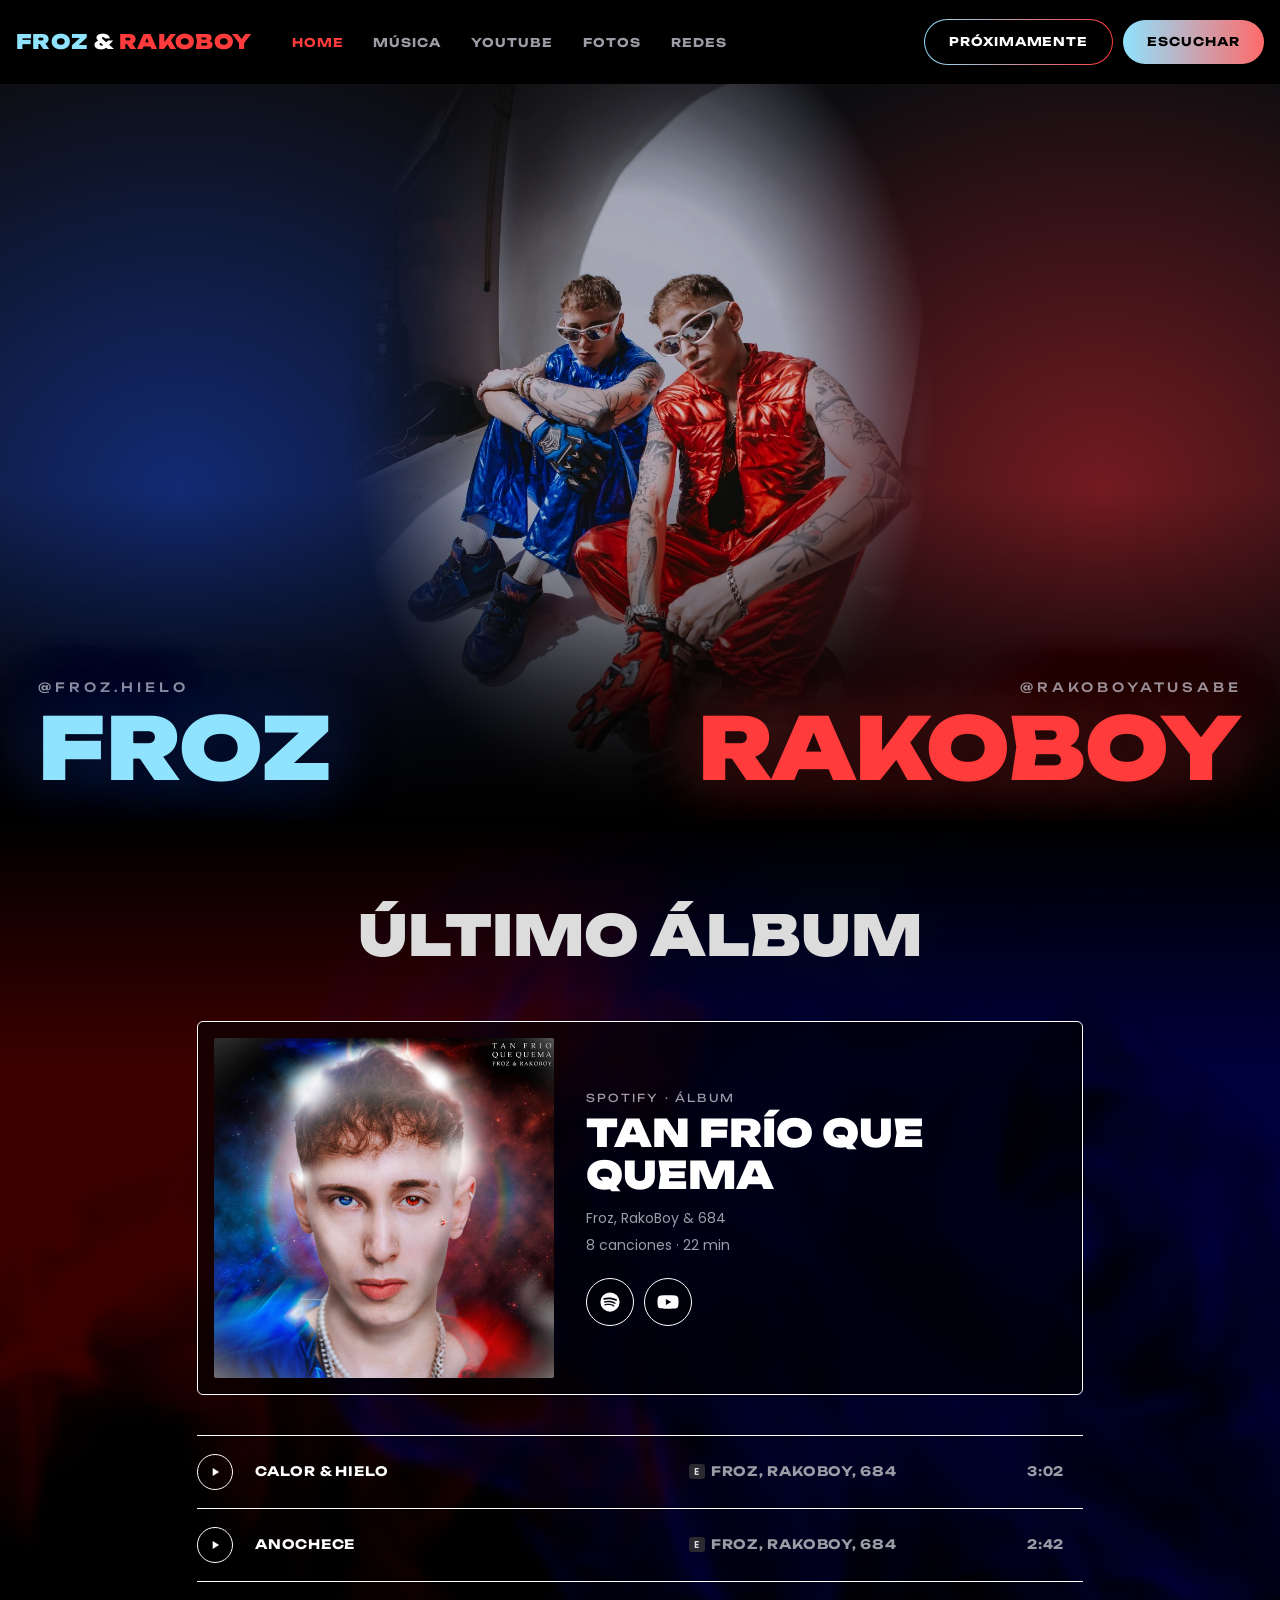
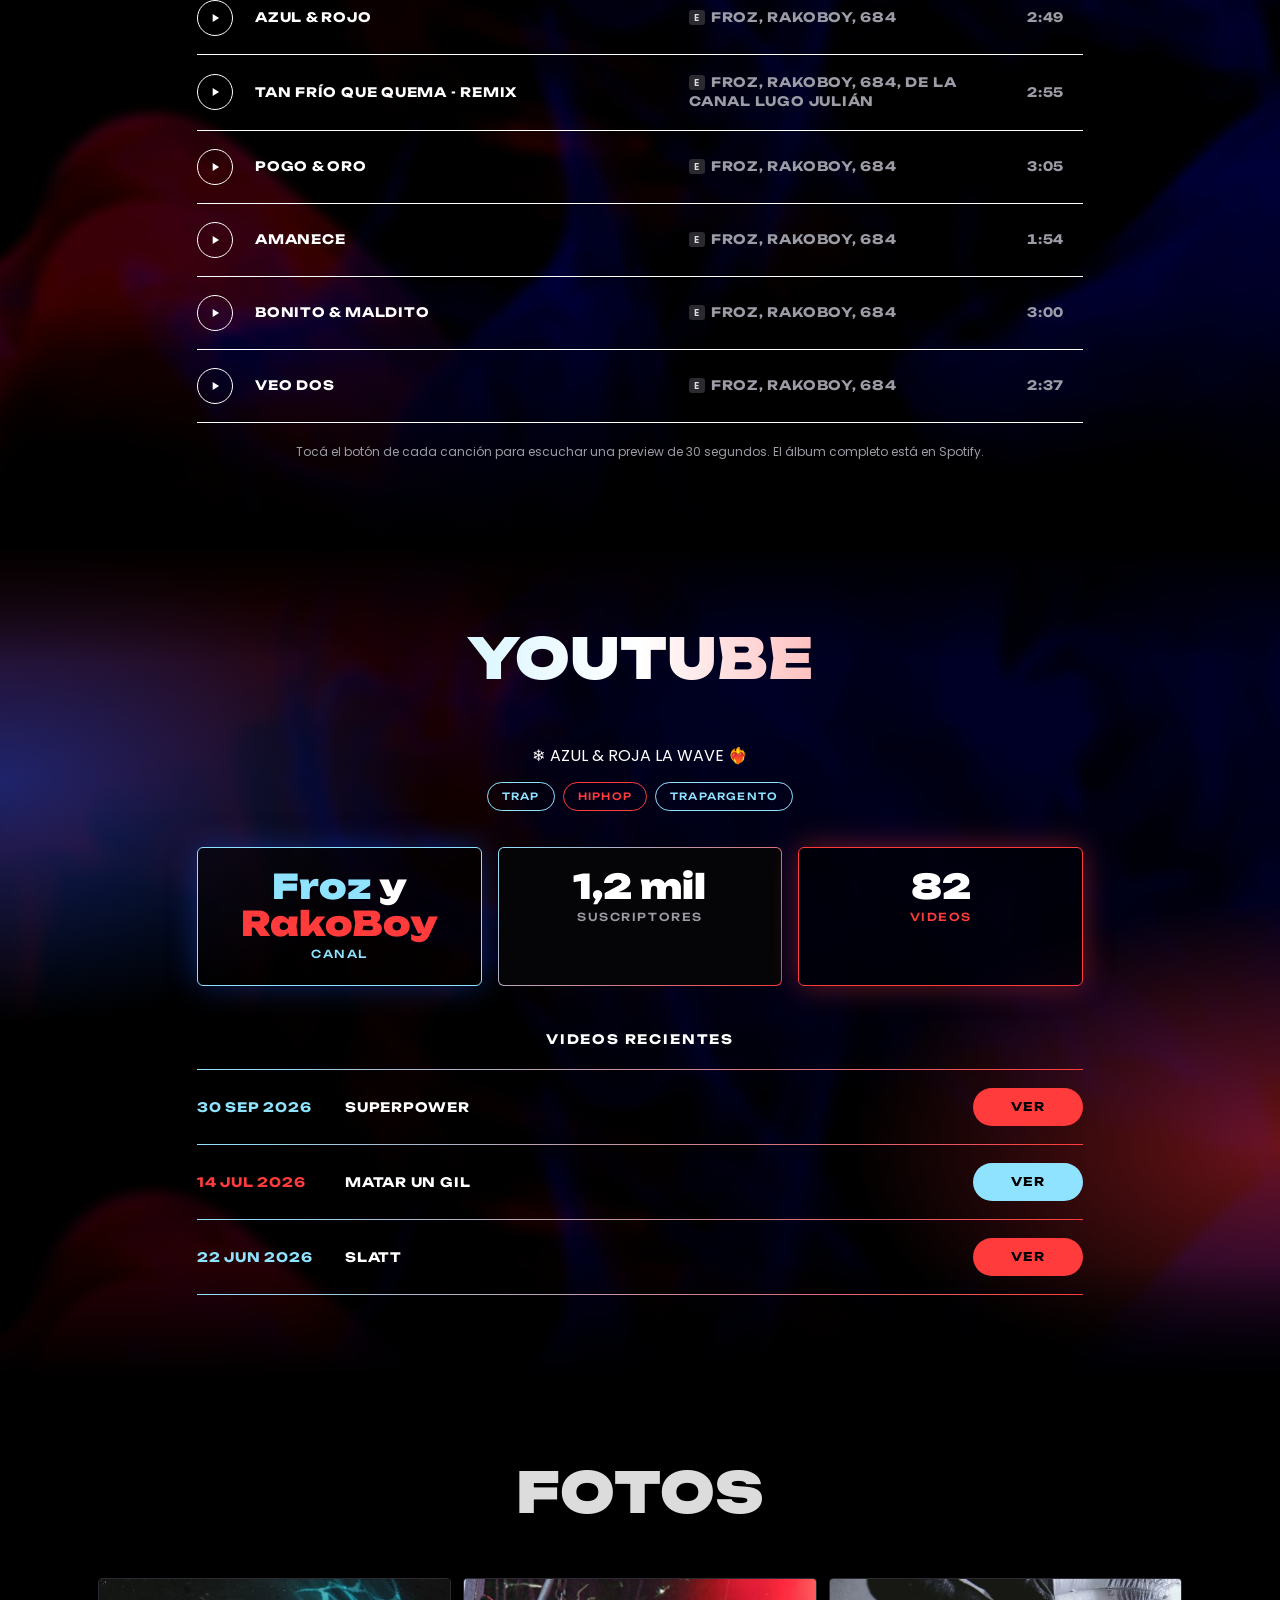
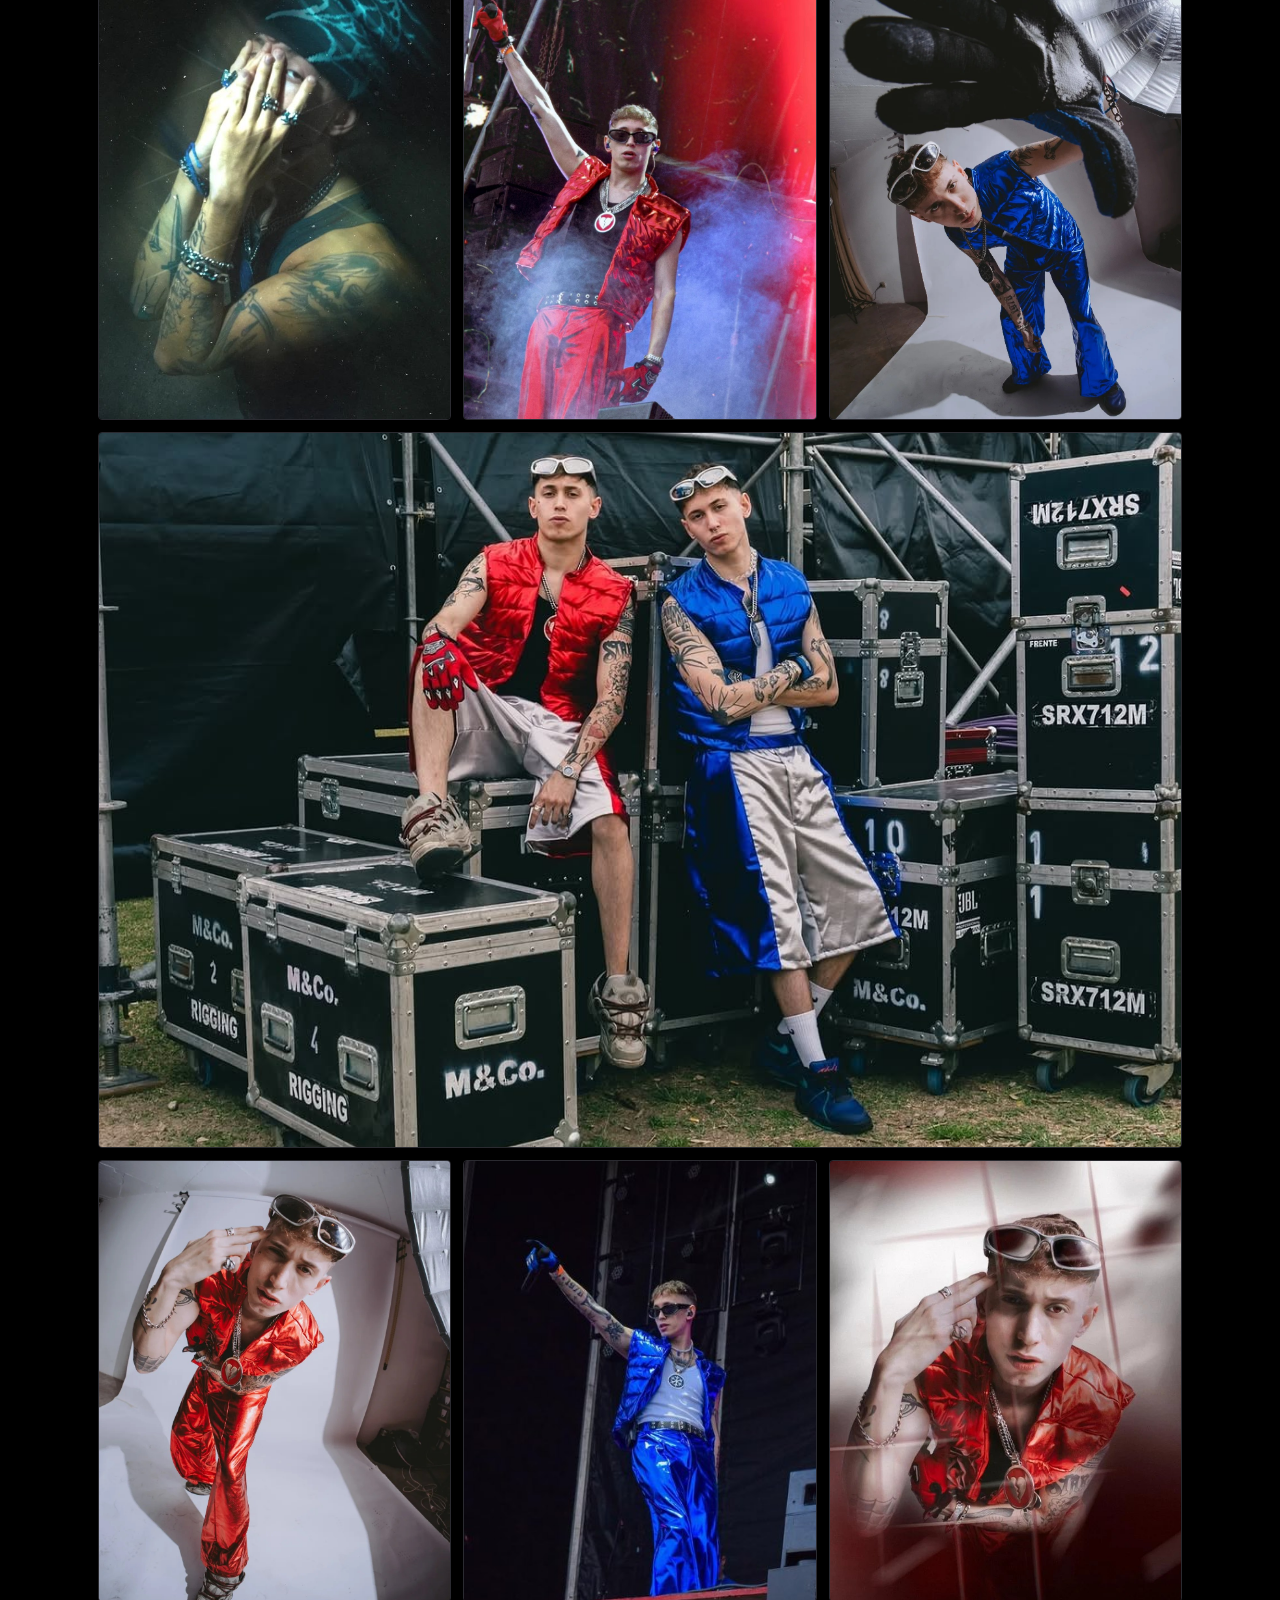
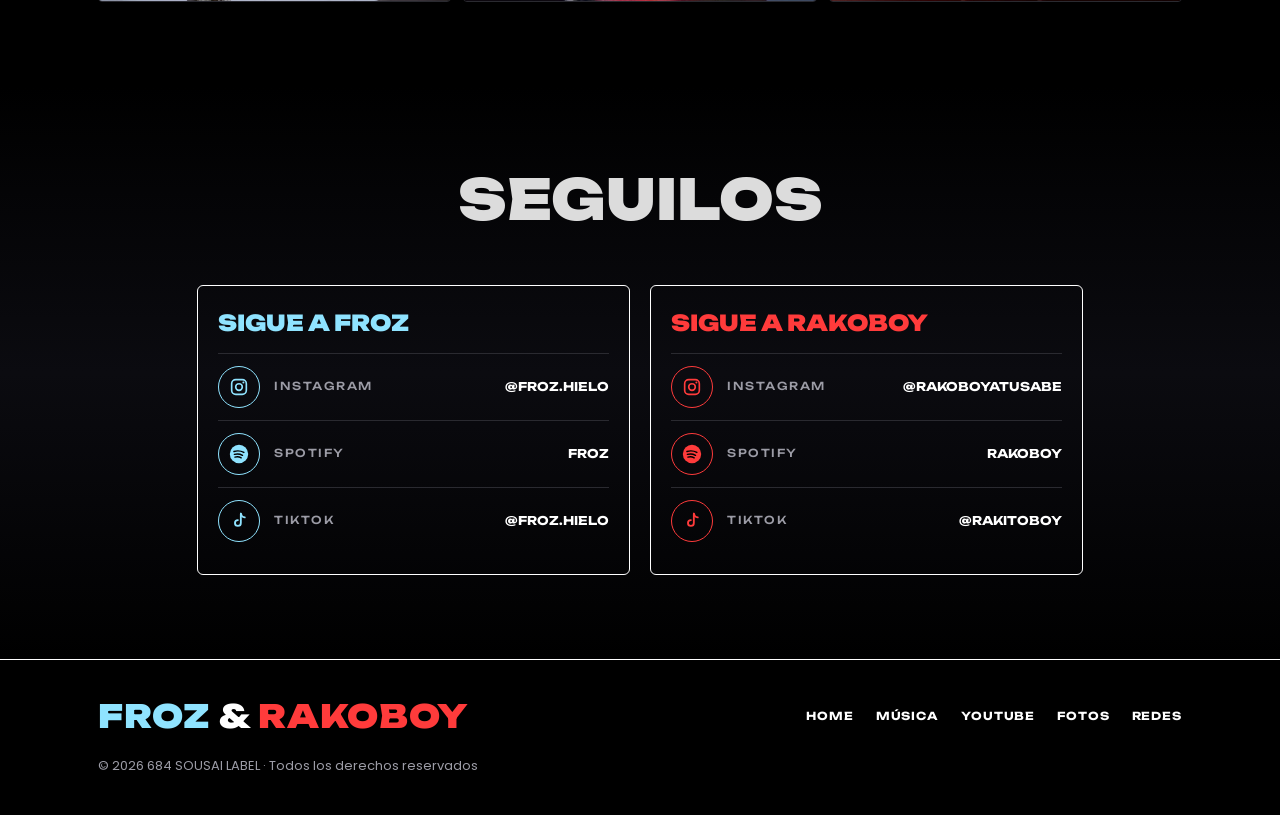
<file: index.html>
<!doctype html>
<html lang="es">
<head>
<meta charset="utf-8">
<meta name="viewport" content="width=device-width,initial-scale=1,viewport-fit=cover">
<title>Froz y Rako</title>
<meta name="claude:viewport-fit-sides" content="cover">
<link rel="stylesheet" href="https://fonts.googleapis.com/css2?family=Unbounded:wght@500;700;900&family=Poppins:wght@400;500;600&display=swap">
<style>
/* Layout: sitio negro estilo ysya: menú fijo con pill, hero con glow azul/rojo, secciones centradas con filas separadas por líneas y tarjetas con borde blanco. */
:root{
  color-scheme:dark;
  --bg:#000; --panel:#0c0c0f; --line:#ffffff; --line-soft:#2a2a30; --ink:#ffffff; --title:#dcdcdc; --muted:#9c9ca6;
  --rako:#ff3b3b; --rako-deep:#b3121f; --froz:#8fe3ff; --froz-deep:#1747d6;
  --f-wide:'Unbounded','Arial Black',Impact,sans-serif; --f-body:'Poppins',system-ui,sans-serif;
}
*{box-sizing:border-box}
html{scroll-behavior:smooth;scroll-padding-top:calc(84px + env(safe-area-inset-top,0px))}
body{margin:0;background:var(--bg);color:var(--ink);font-family:var(--f-body);font-size:15px;line-height:1.5}
a{color:inherit;text-decoration:none}
button{font:inherit;color:inherit;cursor:pointer}
:focus-visible{outline:2px solid var(--froz);outline-offset:3px}
.wrap{max-width:1116px;margin:0 auto;padding-left:max(16px,env(safe-area-inset-left,0px));padding-right:max(16px,env(safe-area-inset-right,0px))}
body::before{content:"";position:fixed;inset:0 0 auto;height:env(safe-area-inset-top,0px);z-index:60;background:var(--bg)}
.wide{font-family:var(--f-wide);text-transform:uppercase;letter-spacing:.03em}

/* menú */
nav{position:sticky;top:env(safe-area-inset-top,0px);z-index:50;background:rgba(0,0,0,.92);backdrop-filter:blur(8px)}
nav .wrap{display:flex;align-items:center;gap:28px;height:84px;max-width:none}
.logo{font-family:var(--f-wide);font-weight:900;font-size:20px;line-height:1;letter-spacing:.02em;white-space:nowrap}
.logo{color:var(--rako)}
.logo i{font-style:normal;color:var(--froz)}.logo b{font-weight:900;color:#fff}
nav ul{display:flex;gap:30px;list-style:none;margin:0 auto 0 12px;padding:0}
nav ul a{font-family:var(--f-wide);font-weight:700;font-size:12px;letter-spacing:.08em;text-transform:uppercase;color:var(--muted)}
nav ul a:hover{color:var(--ink)}
nav ul a.on{color:var(--rako)}
.pill{display:inline-block;padding:13px 24px;border-radius:999px;font-family:var(--f-wide);font-weight:700;font-size:12px;letter-spacing:.08em;text-transform:uppercase;color:#000;background:linear-gradient(90deg,var(--froz),#ff6a6a);white-space:nowrap;border:0}
.pill:hover{filter:brightness(1.12)}
.pill.red{background:var(--rako);color:#000}
.pill.ghost{background:transparent;border:1px solid var(--muted);color:var(--ink)}
.pill.ghost:hover{border-color:var(--ink)}

/* hero */
.hero{position:relative;overflow:hidden;min-height:clamp(540px,82vh,780px);display:grid;grid-template-columns:1fr 1fr;align-items:end;background:#0d0d10;isolation:isolate}
.hero::before{content:"";position:absolute;inset:0;z-index:-2;background:radial-gradient(55% 85% at 14% 55%,rgba(23,71,214,.5),transparent 72%),radial-gradient(55% 85% at 86% 55%,rgba(255,45,55,.42),transparent 72%)}
.hero::after{content:"";position:absolute;inset:auto 0 0;height:45%;z-index:-1;background:linear-gradient(transparent,#000)}
.hero .face{position:absolute;left:50%;top:0;height:100%;width:auto;max-width:none;transform:translateX(-50%) scaleX(-1);z-index:-1;filter:brightness(.82) contrast(1.05);-webkit-mask-image:radial-gradient(ellipse 50% 56% at 50% 44%,#000 52%,transparent 100%);mask-image:radial-gradient(ellipse 50% 56% at 50% 44%,#000 52%,transparent 100%)}
.hero h1{margin:0;font-family:var(--f-wide);font-weight:900;font-size:clamp(28px,6.7vw,96px);line-height:1;text-transform:uppercase;letter-spacing:-.01em;padding:0 max(16px,env(safe-area-inset-left,0px),3vw) 30px;min-width:0}
.hero h1 small{display:block;font-family:var(--f-wide);font-weight:500;font-size:clamp(9px,1vw,13px);letter-spacing:.3em;margin-bottom:12px;color:var(--muted)}
.hero .f{color:var(--froz);text-align:left;text-shadow:0 0 40px rgba(0,0,0,.85),0 0 60px rgba(23,71,214,.7)}
.hero .r{color:var(--rako);text-align:right;text-shadow:0 0 40px rgba(0,0,0,.85),0 0 60px rgba(255,59,59,.6)}

/* secciones */
section{padding-block:84px}
h2{font-family:var(--f-wide);font-weight:900;font-size:clamp(26px,5.4vw,56px);line-height:1.05;text-align:center;text-transform:uppercase;color:var(--title);margin:0 0 56px;overflow-wrap:anywhere}
.note{margin:20px 0 0;font-size:12px;color:var(--muted);text-align:center}

/* filas separadas por línea */
.rows{list-style:none;margin:0 auto;padding:0;max-width:886px}
.row{display:grid;gap:18px;align-items:center;padding:18px 0;border-bottom:1px solid var(--line);font-family:var(--f-wide);font-weight:700;font-size:13px;letter-spacing:.06em;text-transform:uppercase}
.row:first-child{border-top:1px solid var(--line)}
.row > *{min-width:0;overflow-wrap:anywhere}
.row .mut{color:var(--muted)}
.row.trk{grid-template-columns:40px minmax(0,1.3fr) minmax(0,1fr) 56px}
.row.vid{grid-template-columns:130px minmax(0,1fr) 110px}
.row.vid .pill{text-align:center;padding:10px 0}
.badge{display:inline-block;font-family:var(--f-body);font-size:10px;font-weight:600;background:#2a2a30;color:#ddd;border-radius:3px;padding:0 5px;margin-right:6px;vertical-align:1px}
.credit{font-family:var(--f-body);font-weight:400;font-size:12px;letter-spacing:0;text-transform:none;color:var(--muted);display:block;margin-top:2px}
.num{font-variant-numeric:tabular-nums}

/* música */
.music{position:relative;isolation:isolate;overflow:hidden;border-top:0}
.music::before{content:"";position:absolute;inset:-4%;z-index:-2;background:url(humo.png) center/cover no-repeat;filter:blur(3px) saturate(1.1);opacity:.5}
.music::after{content:"";position:absolute;inset:0;z-index:-1;background:linear-gradient(#000 0%,rgba(0,0,0,.55) 18%,rgba(0,0,0,.55) 82%,#000 100%)}
.album{display:grid;grid-template-columns:minmax(0,340px) minmax(0,1fr);gap:32px;align-items:center;border:1px solid var(--line);border-radius:6px;padding:16px;background:rgba(0,0,0,.55);backdrop-filter:blur(4px);max-width:886px;margin:0 auto 40px}
.album img{display:block;width:100%;aspect-ratio:1/1;object-fit:cover;border-radius:2px}
.album h3{font-family:var(--f-wide);font-weight:900;font-size:clamp(22px,3.6vw,38px);line-height:1.1;margin:0 0 12px;text-transform:uppercase;overflow-wrap:anywhere}
.album p{margin:0 0 6px;color:var(--muted);font-size:14px}
.circles{display:flex;gap:10px;margin-top:22px;flex-wrap:wrap}
.circle{width:48px;height:48px;border:1px solid var(--ink);border-radius:50%;display:grid;place-items:center;background:rgba(0,0,0,.3)}
.circle:hover{background:var(--ink);color:#000}
.circle svg{width:22px;height:22px;fill:currentColor}

/* youtube */
.ytinfo{display:grid;grid-template-columns:repeat(3,minmax(0,1fr));gap:16px;max-width:886px;margin:0 auto 48px}
.card{border:1px solid var(--line);border-radius:6px;padding:20px;text-align:center;min-width:0}
.card strong{display:block;font-family:var(--f-wide);font-weight:900;font-size:clamp(22px,3.2vw,34px);line-height:1.1}
.card span{font-family:var(--f-wide);font-weight:500;font-size:11px;letter-spacing:.14em;text-transform:uppercase;color:var(--muted)}
.chan{max-width:886px;margin:0 auto 20px;text-align:center}
.chan p{margin:0 0 14px;font-size:16px}
.tags{display:flex;gap:8px;flex-wrap:wrap;justify-content:center}
.tags span{font-family:var(--f-wide);font-weight:500;font-size:10px;letter-spacing:.12em;text-transform:uppercase;border:1px solid var(--line-soft);border-radius:999px;padding:6px 14px;color:var(--muted)}
.vhead{font-family:var(--f-wide);font-weight:700;font-size:13px;letter-spacing:.14em;text-transform:uppercase;color:var(--muted);text-align:center;margin:44px 0 20px}
.tabs{display:grid;grid-template-columns:repeat(3,minmax(0,1fr));gap:16px;max-width:886px;margin:44px auto 0}
.tabs a{display:grid;gap:6px;border:1px solid var(--line);border-radius:6px;padding:20px;text-align:center;min-width:0}
.tabs a:hover{border-color:var(--rako);background:#0c0c0f}
.tabs b{font-family:var(--f-wide);font-weight:900;font-size:18px;text-transform:uppercase}
.tabs small{color:var(--muted);font-size:12px}
.tabs em{font-style:normal;font-family:var(--f-wide);font-weight:700;font-size:10px;letter-spacing:.16em;text-transform:uppercase;color:var(--rako);margin-top:6px}

/* redes */
.redes{background:linear-gradient(#000,#0b0b10 50%,#000)}
.follows{display:grid;grid-template-columns:repeat(2,minmax(0,1fr));gap:20px;max-width:886px;margin:0 auto}
.fcard{border:1px solid var(--line);border-radius:6px;padding:20px;min-width:0}
.fcard h3{font-family:var(--f-wide);font-weight:900;font-size:22px;margin:0 0 14px;text-transform:uppercase}
.fcard.f h3{color:var(--froz)}.fcard.r h3{color:var(--rako)}
.flink{display:flex;justify-content:space-between;align-items:center;gap:12px;padding:15px 0;border-top:1px solid var(--line-soft)}
.flink span{font-family:var(--f-wide);font-weight:500;font-size:11px;letter-spacing:.14em;text-transform:uppercase;color:var(--muted)}
.flink b{font-family:var(--f-wide);font-weight:700;font-size:12px;text-transform:uppercase;overflow-wrap:anywhere;text-align:right}
.flink:hover b{color:var(--froz)}.fcard.r .flink:hover b{color:var(--rako)}

/* youtube en rojo y azul */
#youtube{position:relative;isolation:isolate;overflow:hidden}
#youtube::before{content:"";position:absolute;inset:0;z-index:-1;background:linear-gradient(#000 0%,transparent 14%,transparent 86%,#000 100%),radial-gradient(48% 42% at 0% 28%,rgba(23,71,214,.5),transparent 70%),radial-gradient(48% 42% at 100% 72%,rgba(255,45,55,.42),transparent 70%),linear-gradient(rgba(0,0,0,.62),rgba(0,0,0,.62))}
#youtube::after{content:"";position:absolute;inset:-4%;z-index:-2;background:url(humo.png) center/cover no-repeat;opacity:.4;filter:blur(4px) saturate(1.2)}
#youtube h2{background:linear-gradient(90deg,var(--froz),#fff 50%,var(--rako));-webkit-background-clip:text;background-clip:text;color:transparent;-webkit-text-fill-color:transparent}
.cf,.cr{font-style:normal}.cf{color:var(--froz)}.cr{color:var(--rako)}
.ytinfo .card{background:rgba(0,0,0,.55)}
.ytinfo .card:nth-child(1){border-color:var(--froz);box-shadow:0 0 30px rgba(23,71,214,.45)}
.ytinfo .card:nth-child(2){border:1px solid transparent;background:linear-gradient(#050507,#050507) padding-box,linear-gradient(135deg,var(--froz),var(--rako)) border-box}
.ytinfo .card:nth-child(3){border-color:var(--rako);box-shadow:0 0 30px rgba(255,59,59,.4)}
.ytinfo .card:nth-child(1) span{color:var(--froz)}.ytinfo .card:nth-child(3) span{color:var(--rako)}
.tags span:nth-child(odd){border-color:var(--froz);color:var(--froz)}
.tags span:nth-child(even){border-color:var(--rako);color:var(--rako)}
#youtube .row{border-image:linear-gradient(90deg,var(--froz),var(--rako)) 1}
#youtube .age{color:var(--froz)}
#youtube .row:nth-child(even) .age{color:var(--rako)}
#youtube .row:nth-child(even) .pill{background:var(--froz)}
#youtube .vhead{color:#fff}

/* fotos */
.gallery{display:grid;grid-template-columns:repeat(3,minmax(0,1fr));gap:12px;max-width:1116px;margin:0 auto}
.ph{display:block;width:100%;margin:0;padding:0;aspect-ratio:4/5;border:1px solid var(--line-soft);border-radius:4px;overflow:hidden;background:#000;cursor:zoom-in}
.ph.wide{grid-column:1/-1;aspect-ratio:787/520}
.ph img{display:block;width:100%;height:100%;object-fit:cover;transition:filter .25s ease,transform .35s ease}
.ph:hover img{filter:brightness(1.12);transform:scale(1.03)}
.ph:hover{border-color:var(--ink)}
[hidden]{display:none!important}
.lb{position:fixed;inset:0;z-index:100;background:rgba(0,0,0,.94);display:grid;place-items:center;padding:56px max(16px,env(safe-area-inset-left,0px)) 56px}
.lb figure{margin:0;display:grid;gap:12px;justify-items:center;max-width:100%}
.lb img{max-width:min(92vw,1100px);max-height:78vh;width:auto;height:auto;border-radius:4px}
.lb figcaption{font-family:var(--f-wide);font-weight:500;font-size:11px;letter-spacing:.16em;text-transform:uppercase;color:var(--muted);text-align:center}
.lb button{position:absolute;background:rgba(0,0,0,.5);border:1px solid var(--ink);color:var(--ink);width:48px;height:48px;border-radius:50%;font-size:22px;line-height:1;display:grid;place-items:center}
.lb button:hover{background:var(--ink);color:#000}
.lb .x{top:calc(14px + env(safe-area-inset-top,0px));right:max(14px,env(safe-area-inset-right,0px))}
.lb .p{left:max(12px,env(safe-area-inset-left,0px));top:50%;transform:translateY(-50%)}
.lb .n{right:max(12px,env(safe-area-inset-right,0px));top:50%;transform:translateY(-50%)}

/* iconos de redes */
.flink{padding:12px 0}
.flink span{display:flex;align-items:center;gap:14px}
.flink span::before{content:"";flex:none;width:40px;height:40px;border-radius:50%;border:1px solid var(--c);background:var(--g) center/22px 22px no-repeat}
.fcard.f{--c:#8fe3ff}.fcard.r{--c:#ff3b3b}
.flink:hover span::before{background-color:rgba(255,255,255,.08)}
.fcard.f .flink[href*="instagram"] span::before{--g:url("data:image/svg+xml,%3Csvg xmlns='http://www.w3.org/2000/svg' viewBox='0 0 24 24'%3E%3Crect x='4' y='4' width='16' height='16' rx='4.5' fill='none' stroke='%238fe3ff' stroke-width='1.8'/%3E%3Ccircle cx='12' cy='12' r='3.6' fill='none' stroke='%238fe3ff' stroke-width='1.8'/%3E%3Ccircle cx='16.8' cy='7.2' r='1.1' fill='%238fe3ff'/%3E%3C/svg%3E")}
.fcard.f .flink[href*="spotify"] span::before{--g:url("data:image/svg+xml,%3Csvg xmlns='http://www.w3.org/2000/svg' viewBox='0 0 24 24'%3E%3Ccircle cx='12' cy='12' r='10' fill='%238fe3ff'/%3E%3Cpath d='M6.5 9.2c3.6-1 7.6-.7 10.8 1.1M7 12.4c3-.8 6.2-.5 8.8 1M7.6 15.4c2.4-.6 4.7-.4 6.8.8' fill='none' stroke='%23000' stroke-width='1.6' stroke-linecap='round'/%3E%3C/svg%3E")}
.fcard.f .flink[href*="tiktok"] span::before{--g:url("data:image/svg+xml,%3Csvg xmlns='http://www.w3.org/2000/svg' viewBox='0 0 24 24'%3E%3Cpath d='M14 4v10.2a3.2 3.2 0 1 1-3.2-3.2' fill='none' stroke='%238fe3ff' stroke-width='2' stroke-linecap='round'/%3E%3Cpath d='M14 4c.4 2.4 1.9 3.9 4.3 4.1' fill='none' stroke='%238fe3ff' stroke-width='2' stroke-linecap='round'/%3E%3C/svg%3E")}
.fcard.r .flink[href*="instagram"] span::before{--g:url("data:image/svg+xml,%3Csvg xmlns='http://www.w3.org/2000/svg' viewBox='0 0 24 24'%3E%3Crect x='4' y='4' width='16' height='16' rx='4.5' fill='none' stroke='%23ff3b3b' stroke-width='1.8'/%3E%3Ccircle cx='12' cy='12' r='3.6' fill='none' stroke='%23ff3b3b' stroke-width='1.8'/%3E%3Ccircle cx='16.8' cy='7.2' r='1.1' fill='%23ff3b3b'/%3E%3C/svg%3E")}
.fcard.r .flink[href*="spotify"] span::before{--g:url("data:image/svg+xml,%3Csvg xmlns='http://www.w3.org/2000/svg' viewBox='0 0 24 24'%3E%3Ccircle cx='12' cy='12' r='10' fill='%23ff3b3b'/%3E%3Cpath d='M6.5 9.2c3.6-1 7.6-.7 10.8 1.1M7 12.4c3-.8 6.2-.5 8.8 1M7.6 15.4c2.4-.6 4.7-.4 6.8.8' fill='none' stroke='%23000' stroke-width='1.6' stroke-linecap='round'/%3E%3C/svg%3E")}
.fcard.r .flink[href*="tiktok"] span::before{--g:url("data:image/svg+xml,%3Csvg xmlns='http://www.w3.org/2000/svg' viewBox='0 0 24 24'%3E%3Cpath d='M14 4v10.2a3.2 3.2 0 1 1-3.2-3.2' fill='none' stroke='%23ff3b3b' stroke-width='2' stroke-linecap='round'/%3E%3Cpath d='M14 4c.4 2.4 1.9 3.9 4.3 4.1' fill='none' stroke='%23ff3b3b' stroke-width='2' stroke-linecap='round'/%3E%3C/svg%3E")}

/* preview de canciones */
.play{width:36px;height:36px;border-radius:50%;border:1px solid var(--ink);background:transparent;display:grid;place-items:center;padding:0;color:var(--ink)}
.play:hover{background:var(--ink);color:#000}
.play svg{width:14px;height:14px;fill:currentColor}
.play .pa{display:none}
.row.trk{background:linear-gradient(90deg,var(--froz),var(--rako)) left bottom/calc(var(--p,0)*100%) 3px no-repeat}
.row.trk.on .play{background:var(--rako);border-color:var(--rako);color:#000}
.row.trk.on .play .pl{display:none}.row.trk.on .play .pa{display:block}
.row.trk.on > span:nth-child(2){color:var(--froz)}

/* página Próximamente */
.soon{--min:max(620px,calc(100vh - 84px));padding:0;position:relative;isolation:isolate;overflow:hidden;min-height:var(--min);display:grid;grid-template-columns:1fr 1fr;grid-template-rows:minmax(var(--min),auto);background:#000}
.soon .h{position:relative;overflow:hidden;grid-row:1}
.soon .h img{position:absolute;inset:0;width:100%;height:100%;object-fit:cover;object-position:50% 25%}
.soon .h::after{content:"";position:absolute;inset:0}
.soon .h.l::after{background:linear-gradient(rgba(23,71,214,.45),rgba(0,0,20,.86))}
.soon .h.r::after{background:linear-gradient(rgba(255,45,55,.4),rgba(30,0,0,.9))}
.soon .sline{position:absolute;left:50%;top:0;bottom:0;width:2px;background:linear-gradient(var(--froz),var(--rako));z-index:2}
.soon .sname{position:absolute;top:34px;margin:0;z-index:3;font-family:var(--f-wide);font-weight:900;font-size:30px;text-transform:uppercase}
.soon .sname.l{left:max(16px,4vw);color:var(--froz)}.soon .sname.r{right:max(16px,4vw);color:var(--rako)}
.soon .scontent{position:absolute;left:0;right:0;bottom:0;z-index:3;padding:0 max(16px,env(safe-area-inset-left,0px)) 52px;text-align:center;display:grid;justify-items:center}
.soon .top{margin:0 0 14px;font-family:var(--f-wide);font-weight:500;font-size:12px;letter-spacing:.3em;text-transform:uppercase;color:#e4e4ea;text-shadow:0 0 14px #000}
.soon h2{margin:0 0 28px;font-size:clamp(34px,7.4vw,92px);line-height:1.02;background:linear-gradient(90deg,var(--froz),#fff 50%,var(--rako));-webkit-background-clip:text;background-clip:text;color:transparent;-webkit-text-fill-color:transparent;filter:drop-shadow(0 6px 30px rgba(0,0,0,.9))}
@media (max-width:640px){
  .soon{--min:max(560px,calc(100vh - 72px))}
  .soon .sname{font-size:20px;top:22px}
  .soon .scontent{padding-bottom:36px}
  .soon .top{font-size:10px;letter-spacing:.22em}
}
/* próximamente */
.navcta{display:flex;align-items:center;gap:10px}
.pill.soonbtn{border:1px solid transparent;color:#fff;background:linear-gradient(#000,#000) padding-box,linear-gradient(90deg,var(--froz),var(--rako)) border-box}
.pill.soonbtn:hover{filter:brightness(1.3)}
@media (max-width:640px){
  .navcta{gap:6px}
  .navcta .pill{padding:9px 11px;font-size:9px;letter-spacing:.04em}
  nav .wrap{gap:8px}
  nav .logo{font-size:12px}
}
@media (max-width:640px){
  .hero h1{font-size:clamp(16px,5.6vw,40px)}
}
@media (max-width:480px){
  nav .logo{white-space:normal;max-width:92px;line-height:1.15}
  footer .logo{font-size:22px;white-space:normal;max-width:100%}
}

/* footer */
footer{border-top:1px solid var(--line);padding-block:40px}
footer .wrap{display:flex;flex-wrap:wrap;gap:24px 40px;justify-content:space-between;align-items:center}
footer .logo{font-size:32px}
footer ul{list-style:none;margin:0;padding:0;display:flex;gap:22px;flex-wrap:wrap}
footer ul a{font-family:var(--f-wide);font-weight:700;font-size:11px;letter-spacing:.08em;text-transform:uppercase}
footer ul a:hover{color:var(--froz)}
.copy{width:100%;color:var(--muted);font-size:13px}

@media (max-width:860px){
  nav ul{display:none}
  nav .wrap{justify-content:space-between;height:72px}
  html{scroll-padding-top:calc(72px + env(safe-area-inset-top,0px))}
  .album{grid-template-columns:1fr}
  .row.vid{grid-template-columns:minmax(0,1fr) auto;row-gap:8px}
  .row.vid .age{grid-column:1/-1;order:-1}
  .row.vid .views{display:none}
  .row.vid .pill{min-width:84px;padding:10px 18px}
  .row.trk{grid-template-columns:40px minmax(0,1fr) 48px}
  .row.trk .by{display:none}
}
@media (max-width:640px){
  section{padding-block:56px}
  h2{margin-bottom:36px}
  .ytinfo,.tabs,.follows{grid-template-columns:1fr}
  .gallery{grid-template-columns:repeat(2,minmax(0,1fr));gap:8px;grid-auto-flow:dense}
  .lb .p,.lb .n{top:auto;bottom:calc(14px + env(safe-area-inset-bottom,0px));transform:none}
  .hero{min-height:560px}
  .hero .face{height:86%;top:2%}
  .pill{padding:11px 18px}
}
@media (prefers-reduced-motion:reduce){html{scroll-behavior:auto}}
</style>

</head>
<body>
<nav><div class="wrap">
  <a class="logo" href="#top"><i>FROZ</i> <b>&amp;</b> RAKOBOY</a>
  <ul>
    <li><a class="on" href="#top">Home</a></li>
    <li><a href="#musica">Música</a></li>
    <li><a href="#youtube">YouTube</a></li>
    <li><a href="#fotos">Fotos</a></li>
    <li><a href="#redes">Redes</a></li>
  </ul>
  <div class="navcta">
    <a class="pill soonbtn" href="#proximamente">Próximamente</a>
    <a class="pill" href="https://open.spotify.com/intl-es/album/5TaGIxILND55SL4O99SYcC" target="_blank" rel="noopener">Escuchar</a>
  </div>
</div></nav>

<div id="inicio">
<header class="hero" id="top">
  <img class="face" src="duo2.jpg" alt="Froz y RakoBoy sentados en un estudio, uno con ropa roja metalizada y el otro con ropa azul">
  <h1 class="f"><small>@froz.hielo</small>Froz</h1>
  <h1 class="r"><small>@rakoboyatusabe</small>RakoBoy</h1>
</header>



<main>
<section class="music" id="musica"><div class="wrap">
  <h2>Último álbum</h2>
  <div class="album">
    <img src="album.jpg" alt="Portada de Tan Frío Que Quema">
    <div>
      <p class="wide" style="font-size:11px;letter-spacing:.2em">Spotify · Álbum</p>
      <h3>Tan Frío Que Quema</h3>
      <p>Froz, RakoBoy &amp; 684</p>
      <p>8 canciones · 22 min</p>
      <div class="circles">
        <a class="circle" href="https://open.spotify.com/intl-es/album/5TaGIxILND55SL4O99SYcC" target="_blank" rel="noopener" aria-label="Escuchar en Spotify"><svg viewBox="0 0 24 24"><path d="M12 1.5a10.5 10.5 0 1 0 0 21 10.5 10.5 0 0 0 0-21Zm4.8 15.1a.65.65 0 0 1-.9.2c-2.5-1.5-5.600-1.900-9.300-1a.65.65 0 1 1-.3-1.300c4-.9 7.500-.5 10.300 1.200.3.200.4.600.2.900Zm1.300-2.900a.8.8 0 0 1-1.100.3c-2.800-1.700-7.200-2.200-10.500-1.200a.8.8 0 0 1-.5-1.500c3.800-1.100 8.500-.6 11.800 1.400.4.200.5.700.3 1Zm.1-3c-3.400-2-9-2.200-12.200-1.200a.95.95 0 0 1-.6-1.800c3.700-1.100 9.900-.9 13.800 1.400a.95.95 0 0 1-1 1.600Z"/></svg></a>
        <a class="circle" href="https://www.youtube.com/@frozyrakoboy" target="_blank" rel="noopener" aria-label="Ver el canal de YouTube"><svg viewBox="0 0 24 24"><path d="M23 7.200a3 3 0 0 0-2.100-2.100C19 4.600 12 4.600 12 4.600s-7 0-8.900.5A3 3 0 0 0 1 7.200C.5 9.100.5 12 .5 12s0 2.900.5 4.800a3 3 0 0 0 2.100 2.100c1.900.5 8.900.5 8.900.5s7 0 8.900-.5a3 3 0 0 0 2.100-2.100c.5-1.900.5-4.800.5-4.800s0-2.900-.5-4.800ZM9.700 15.200V8.800l5.800 3.200-5.800 3.200Z"/></svg></a>
      </div>
    </div>
  </div>
  <ol class="rows">
    <li class="row trk" data-src="https://p.scdn.co/mp3-preview/fc0810f4d5719765ad0c90af6a9938c0319e9195"><button class="play" type="button" aria-label="Escuchar preview de Calor &amp; Hielo"><svg class='pl' viewBox='0 0 24 24' aria-hidden='true'><path d='M8 5v14l11-7z'/></svg><svg class='pa' viewBox='0 0 24 24' aria-hidden='true'><path d='M7 5h4v14H7zM13 5h4v14h-4z'/></svg></button><span>Calor &amp; Hielo</span><span class="by mut"><span class="badge">E</span>Froz, RakoBoy, 684</span><span class="num mut">3:02</span></li>
    <li class="row trk" data-src="https://p.scdn.co/mp3-preview/1a5fb2bd60302b81fc449c710ef418ef5e0eb145"><button class="play" type="button" aria-label="Escuchar preview de Anochece"><svg class='pl' viewBox='0 0 24 24' aria-hidden='true'><path d='M8 5v14l11-7z'/></svg><svg class='pa' viewBox='0 0 24 24' aria-hidden='true'><path d='M7 5h4v14H7zM13 5h4v14h-4z'/></svg></button><span>Anochece</span><span class="by mut"><span class="badge">E</span>Froz, RakoBoy, 684</span><span class="num mut">2:42</span></li>
    <li class="row trk" data-src="https://p.scdn.co/mp3-preview/3827cc17ba102f4d56002611e4f890b2984e5fb9"><button class="play" type="button" aria-label="Escuchar preview de Azul &amp; Rojo"><svg class='pl' viewBox='0 0 24 24' aria-hidden='true'><path d='M8 5v14l11-7z'/></svg><svg class='pa' viewBox='0 0 24 24' aria-hidden='true'><path d='M7 5h4v14H7zM13 5h4v14h-4z'/></svg></button><span>Azul &amp; Rojo</span><span class="by mut"><span class="badge">E</span>Froz, RakoBoy, 684</span><span class="num mut">2:49</span></li>
    <li class="row trk" data-src="https://p.scdn.co/mp3-preview/069a239652fa8e60aef8a835696d555659f1f678"><button class="play" type="button" aria-label="Escuchar preview de Tan Frío Que Quema - Remix"><svg class='pl' viewBox='0 0 24 24' aria-hidden='true'><path d='M8 5v14l11-7z'/></svg><svg class='pa' viewBox='0 0 24 24' aria-hidden='true'><path d='M7 5h4v14H7zM13 5h4v14h-4z'/></svg></button><span>Tan Frío Que Quema - Remix</span><span class="by mut"><span class="badge">E</span>Froz, RakoBoy, 684, de la Canal Lugo Julián</span><span class="num mut">2:55</span></li>
    <li class="row trk" data-src="https://p.scdn.co/mp3-preview/d4abf1e7e11d305f5b32d1f2ed022142cd124dc3"><button class="play" type="button" aria-label="Escuchar preview de Pogo &amp; Oro"><svg class='pl' viewBox='0 0 24 24' aria-hidden='true'><path d='M8 5v14l11-7z'/></svg><svg class='pa' viewBox='0 0 24 24' aria-hidden='true'><path d='M7 5h4v14H7zM13 5h4v14h-4z'/></svg></button><span>Pogo &amp; Oro</span><span class="by mut"><span class="badge">E</span>Froz, RakoBoy, 684</span><span class="num mut">3:05</span></li>
    <li class="row trk" data-src="https://p.scdn.co/mp3-preview/e75c518e510353e2feb1e7f423f92f914e59ce95"><button class="play" type="button" aria-label="Escuchar preview de Amanece"><svg class='pl' viewBox='0 0 24 24' aria-hidden='true'><path d='M8 5v14l11-7z'/></svg><svg class='pa' viewBox='0 0 24 24' aria-hidden='true'><path d='M7 5h4v14H7zM13 5h4v14h-4z'/></svg></button><span>Amanece</span><span class="by mut"><span class="badge">E</span>Froz, RakoBoy, 684</span><span class="num mut">1:54</span></li>
    <li class="row trk" data-src="https://p.scdn.co/mp3-preview/55b0a6b0a194b38eee49f8ae94680354534705f3"><button class="play" type="button" aria-label="Escuchar preview de Bonito &amp; Maldito"><svg class='pl' viewBox='0 0 24 24' aria-hidden='true'><path d='M8 5v14l11-7z'/></svg><svg class='pa' viewBox='0 0 24 24' aria-hidden='true'><path d='M7 5h4v14H7zM13 5h4v14h-4z'/></svg></button><span>Bonito &amp; Maldito</span><span class="by mut"><span class="badge">E</span>Froz, RakoBoy, 684</span><span class="num mut">3:00</span></li>
    <li class="row trk" data-src="https://p.scdn.co/mp3-preview/cf2a844e1300ab526b2b4a4ab3ae3d321a6198f8"><button class="play" type="button" aria-label="Escuchar preview de Veo Dos"><svg class='pl' viewBox='0 0 24 24' aria-hidden='true'><path d='M8 5v14l11-7z'/></svg><svg class='pa' viewBox='0 0 24 24' aria-hidden='true'><path d='M7 5h4v14H7zM13 5h4v14h-4z'/></svg></button><span>Veo Dos</span><span class="by mut"><span class="badge">E</span>Froz, RakoBoy, 684</span><span class="num mut">2:37</span></li>
  </ol>
  <p class="note" id="prevnote">Tocá el botón de cada canción para escuchar una preview de 30 segundos. El álbum completo está en Spotify.</p>
</div></section>

<section id="youtube"><div class="wrap">
  <h2>YouTube</h2>
  <div class="chan">
    <p>❄️ AZUL &amp; ROJA LA WAVE ❤️‍🔥</p>
    <div class="tags"><span>Trap</span><span>Hiphop</span><span>TrapArgento</span></div>
  </div>
  <div class="ytinfo" style="margin-top:36px;margin-bottom:0">
    <div class="card"><strong><i class="cf">Froz</i> y <i class="cr">RakoBoy</i></strong><span>Canal</span></div>
    <div class="card"><strong>1,2 mil</strong><span>Suscriptores</span></div>
    <div class="card"><strong>82</strong><span>Videos</span></div>
  </div>
  <p class="vhead">Videos recientes</p>
  <ol class="rows">
    <li class="row vid"><span class="age">30 Sep 2026</span><span>superpower</span><a class="pill red" href="https://www.youtube.com/@frozyrakoboy/videos" target="_blank" rel="noopener">Ver</a></li>
    <li class="row vid"><span class="age">14 Jul 2026</span><span>matar un gil</span><a class="pill red" href="https://www.youtube.com/@frozyrakoboy/videos" target="_blank" rel="noopener">Ver</a></li>
    <li class="row vid"><span class="age">22 Jun 2026</span><span>SLATT</span><a class="pill red" href="https://www.youtube.com/@frozyrakoboy/videos" target="_blank" rel="noopener">Ver</a></li>
  </ol>
</div></section>

<section id="fotos"><div class="wrap">
  <h2>Fotos</h2>
  <div class="gallery">
    <button class="ph" type="button"><img src="foto2.jpg" alt="Retrato con las manos cubriendo la cara, gorro verde azulado y tatuajes en los brazos" loading="lazy"></button>
    <button class="ph" type="button"><img src="foto3hd.jpg" alt="Artista de campera roja metalizada en el escenario, con el brazo en alto y humo azul" loading="lazy"></button>
    <button class="ph" type="button"><img src="foto8hd.jpg" alt="Retrato en picada con conjunto azul metalizado y un guante enorme en primer plano" loading="lazy"></button>
    <button class="ph wide" type="button"><img src="foto1hd.jpg" alt="Froz y RakoBoy sentados juntos entre cajas de rigging detrás del escenario" loading="lazy"></button>
    <button class="ph" type="button"><img src="foto9hd.jpg" alt="Retrato en picada con conjunto rojo metalizado, anteojos plateados y mano en la sien" loading="lazy"></button>
    <button class="ph" type="button"><img src="foto4.jpg" alt="Artista de conjunto azul metalizado señalando al público desde el escenario" loading="lazy" style="object-position:38% 50%"></button>
    <button class="ph" type="button"><img src="foto5.jpg" alt="Retrato de campera roja con anteojos plateados y efecto desenfocado en rojo" loading="lazy"></button>
  </div>
</div></section>

<section class="redes" id="redes"><div class="wrap">
  <h2>Seguilos</h2>
  <div class="follows">
    <div class="fcard f">
      <h3>Sigue a Froz</h3>
      <a class="flink" href="https://www.instagram.com/froz.hielo/" target="_blank" rel="noopener"><span>Instagram</span><b>@froz.hielo</b></a>
      <a class="flink" href="https://open.spotify.com/search/Froz" target="_blank" rel="noopener"><span>Spotify</span><b>Froz</b></a>
      <a class="flink" href="https://www.tiktok.com/@froz.hielo" target="_blank" rel="noopener"><span>TikTok</span><b>@froz.hielo</b></a>
    </div>
    <div class="fcard r">
      <h3>Sigue a RakoBoy</h3>
      <a class="flink" href="https://www.instagram.com/rakoboyatusabe/" target="_blank" rel="noopener"><span>Instagram</span><b>@rakoboyatusabe</b></a>
      <a class="flink" href="https://open.spotify.com/search/RakoBoy" target="_blank" rel="noopener"><span>Spotify</span><b>RakoBoy</b></a>
      <a class="flink" href="https://www.tiktok.com/@rakitoboy" target="_blank" rel="noopener"><span>TikTok</span><b>@rakitoboy</b></a>
    </div>
  </div>
</div></section>
</main>
</div>

<section class="soon" id="proximamente" hidden aria-label="Próximamente">
  <div class="h l"><img src="foto8hd.jpg" alt=""></div>
  <div class="h r"><img src="foto9hd.jpg" alt=""></div>
  <div class="sline"></div>
  <p class="sname l">Froz</p><p class="sname r">Rako</p>
  <div class="scontent">
    <p class="top">684 Sousai Label presents</p>
    <h2>Something is coming</h2>
    <a class="pill" href="#redes">Seguilos para enterarte primero</a>
  </div>
</section>


<footer><div class="wrap">
  <a class="logo" href="#top"><i>FROZ</i> <b>&amp;</b> RAKOBOY</a>
  <ul>
    <li><a href="#top">Home</a></li>
    <li><a href="#musica">Música</a></li>
    <li><a href="#youtube">YouTube</a></li>
    <li><a href="#fotos">Fotos</a></li>
    <li><a href="#redes">Redes</a></li>
  </ul>
  <span class="copy">© 2026 684 SOUSAI LABEL · Todos los derechos reservados</span>
</div></footer>

<div class="lb" id="lb" hidden role="dialog" aria-modal="true" aria-label="Galería de fotos">
  <button class="x" type="button" aria-label="Cerrar">✕</button>
  <button class="p" type="button" aria-label="Foto anterior">‹</button>
  <figure><img id="lbimg" alt=""><figcaption id="lbcap"></figcaption></figure>
  <button class="n" type="button" aria-label="Foto siguiente">›</button>
</div>
<script>
(function(){
  var items=[].slice.call(document.querySelectorAll('.ph'));
  var lb=document.getElementById('lb'),img=document.getElementById('lbimg'),cap=document.getElementById('lbcap');
  var cur=0,last=null;
  function show(i){
    cur=(i+items.length)%items.length;
    var s=items[cur].querySelector('img');
    img.src=s.getAttribute('src');img.alt=s.alt;
    cap.textContent=(cur+1)+' / '+items.length;
  }
  function open(i){last=document.activeElement;show(i);lb.hidden=false;lb.querySelector('.x').focus();}
  function close(){lb.hidden=true;if(last)last.focus();}
  items.forEach(function(b,i){b.addEventListener('click',function(){open(i);});});
  lb.querySelector('.x').addEventListener('click',close);
  lb.querySelector('.p').addEventListener('click',function(){show(cur-1);});
  lb.querySelector('.n').addEventListener('click',function(){show(cur+1);});
  lb.addEventListener('click',function(e){if(e.target===lb)close();});
  document.addEventListener('keydown',function(e){
    if(lb.hidden)return;
    if(e.key==='Escape')close();
    if(e.key==='ArrowLeft')show(cur-1);
    if(e.key==='ArrowRight')show(cur+1);
  });
})();
</script>

<script>
(function(){
  var rows=[].slice.call(document.querySelectorAll('.row.trk[data-src]'));
  var note=document.getElementById('prevnote');
  var audio=new Audio();audio.preload='none';
  var cur=-1;
  function stop(){rows.forEach(function(r){r.classList.remove('on');r.style.removeProperty('--p');});}
  function fail(){stop();cur=-1;audio.pause();note.textContent='No se pudo reproducir la preview acá. Escuchá el álbum completo en Spotify.';}
  function play(i){
    if(cur===i&&!audio.paused){audio.pause();return;}
    if(cur!==i){stop();cur=i;audio.src=rows[i].dataset.src;}
    rows[i].classList.add('on');
    var p=audio.play();if(p&&p.catch)p.catch(fail);
  }
  audio.addEventListener('pause',function(){if(cur>=0)rows[cur].classList.remove('on');});
  audio.addEventListener('play',function(){if(cur>=0)rows[cur].classList.add('on');});
  audio.addEventListener('timeupdate',function(){if(cur>=0&&audio.duration)rows[cur].style.setProperty('--p',audio.currentTime/audio.duration);});
  audio.addEventListener('ended',function(){var n=cur;stop();cur=-1;if(n+1<rows.length)play(n+1);});
  audio.addEventListener('error',fail);
  rows.forEach(function(r,i){r.querySelector('.play').addEventListener('click',function(){play(i);});});
})();
</script>

<script>
(function(){
  var inicio=document.getElementById('inicio'),soon=document.getElementById('proximamente');
  var home=document.querySelector('nav ul a.on');
  var primera=true;
  function route(){
    var h=location.hash,id=h.slice(1),enSoon=(h==='#proximamente'),veniaDeSoon=!soon.hidden;
    soon.hidden=!enSoon;inicio.hidden=enSoon;
    if(home)home.classList.toggle('on',!enSoon);
    if(enSoon){window.scrollTo(0,0);}
    else{
      var el=id&&document.getElementById(id);
      if(el&&(veniaDeSoon||primera)){el.scrollIntoView();}
      else if(veniaDeSoon){window.scrollTo(0,0);}
    }
    primera=false;
  }
  window.addEventListener('hashchange',route);
  route();
})();
</script>

</body>
</html>
</file>
